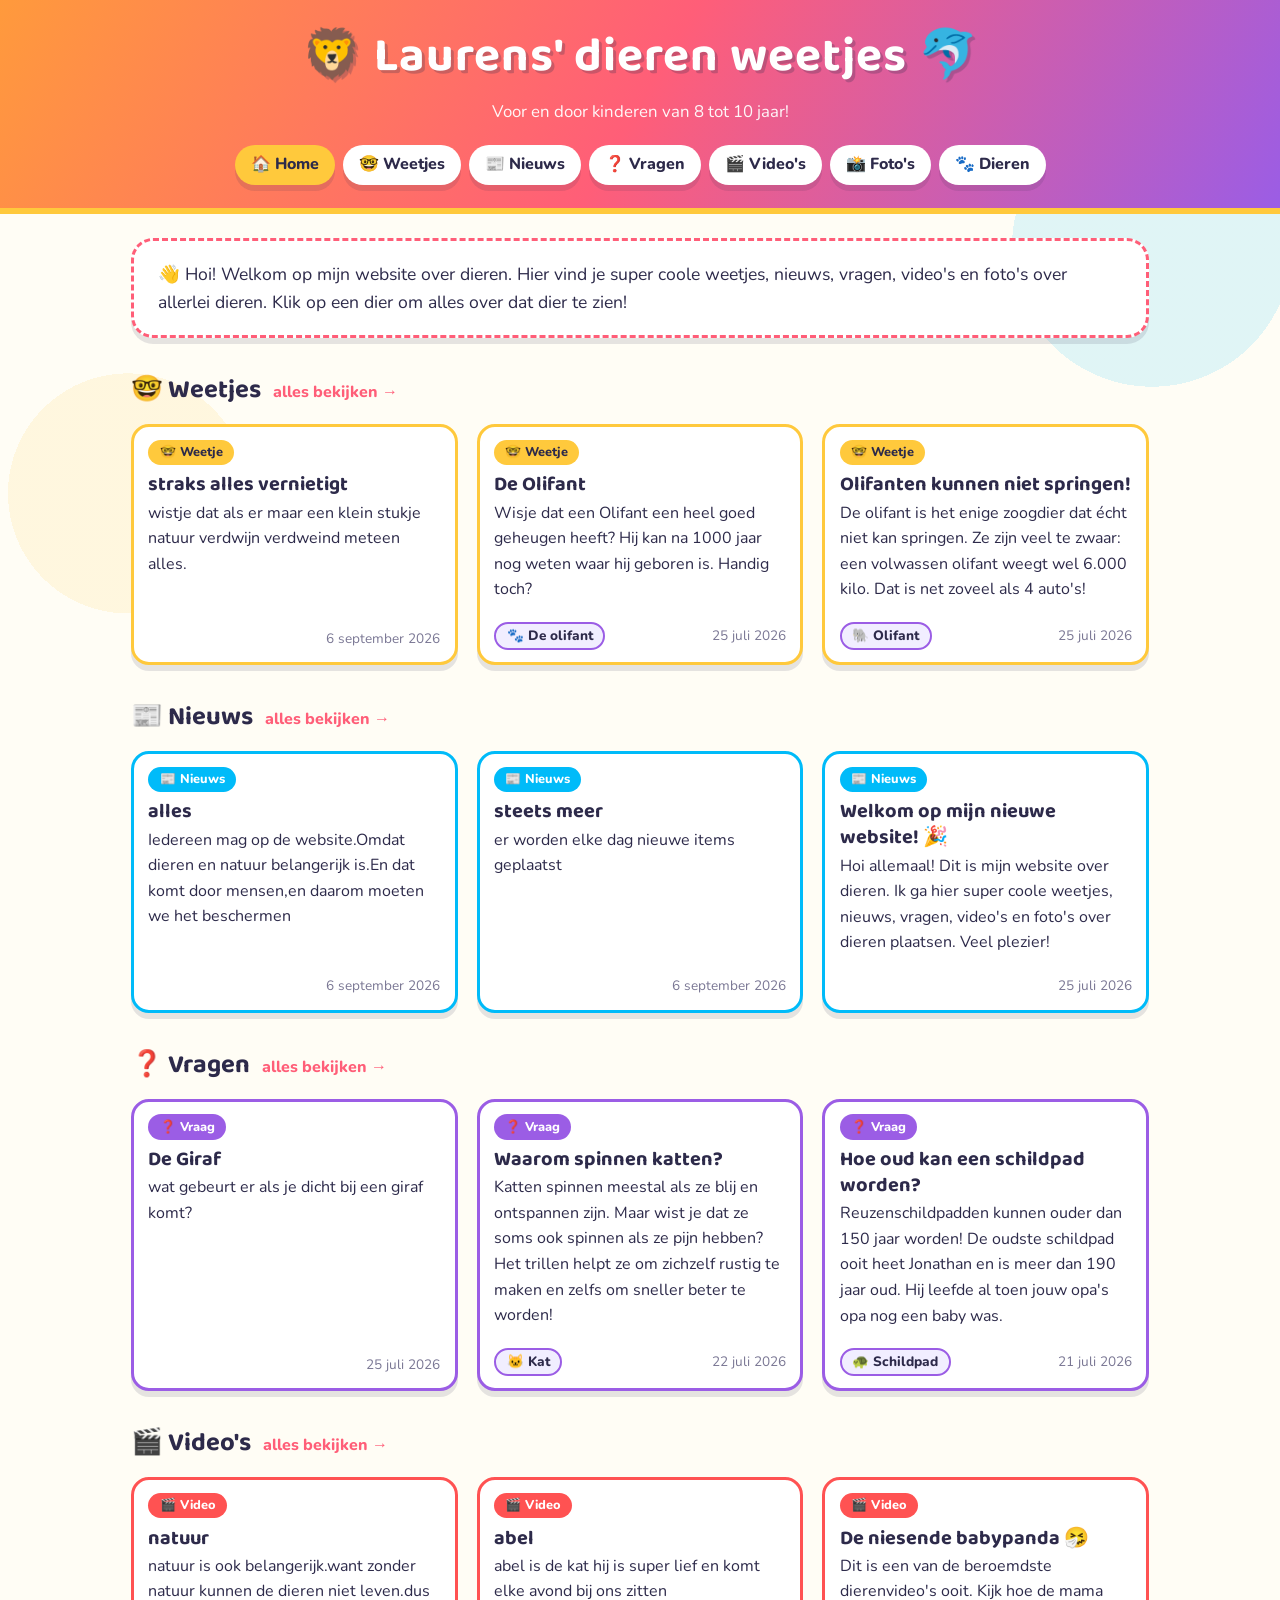
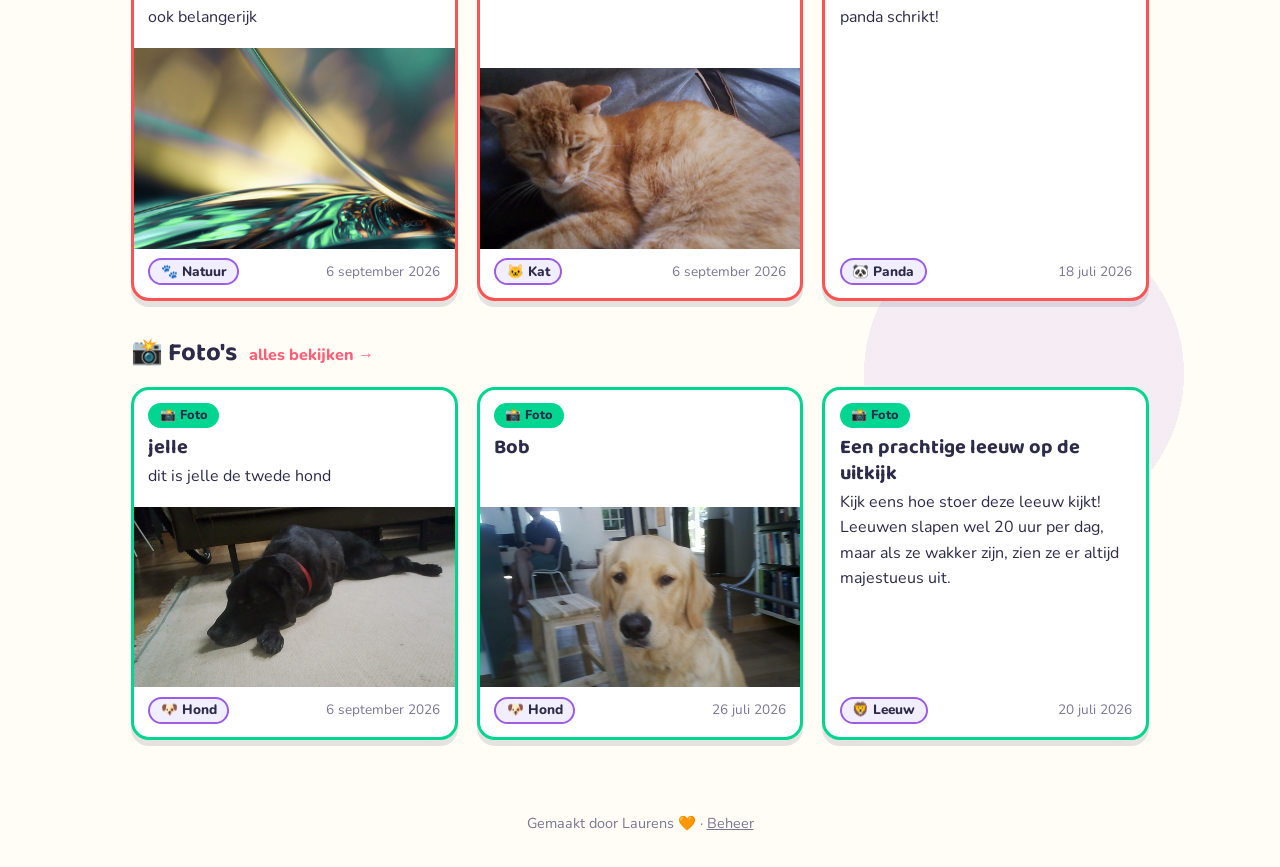
<file: index.html>
<!DOCTYPE html>
<html lang="nl">
<head>
  <meta charset="UTF-8">
  <meta name="viewport" content="width=device-width, initial-scale=1.0">
  <title>Laurens' dieren weetjes</title>
  <link rel="icon" href="data:image/svg+xml,<svg xmlns='http://www.w3.org/2000/svg' viewBox='0 0 100 100'><text y='0.9em' font-size='90'>🦁</text></svg>">
  <link rel="preconnect" href="https://fonts.googleapis.com">
  <link href="https://fonts.googleapis.com/css2?family=Baloo+2:wght@600;800&family=Nunito:wght@400;700;800&display=swap" rel="stylesheet">
  <link rel="stylesheet" href="css/style.css">
</head>
<body>
  <header class="site-kop">
    <h1 class="logo"><a href="index.html">🦁 Laurens' dieren weetjes 🐬</a></h1>
    <p class="slogan">Voor en door kinderen van 8 tot 10 jaar!</p>
    <nav class="hoofdnav">
      <a href="index.html">🏠 Home</a>
      <a href="categorie.html?type=weetje">🤓 Weetjes</a>
      <a href="categorie.html?type=nieuws">📰 Nieuws</a>
      <a href="categorie.html?type=vraag">❓ Vragen</a>
      <a href="categorie.html?type=video">🎬 Video's</a>
      <a href="categorie.html?type=foto">📸 Foto's</a>
      <a href="dieren.html">🐾 Dieren</a>
    </nav>
  </header>

  <main>
    <div class="hero">
      👋 Hoi! Welkom op mijn website over dieren. Hier vind je super coole
      weetjes, nieuws, vragen, video's en foto's over allerlei dieren.
      Klik op een dier om alles over dat dier te zien!
    </div>
    <div id="inhoud"></div>
  </main>

  <footer class="site-voet">
    Gemaakt door Laurens 🧡 · <a href="admin.html">Beheer</a>
  </footer>

  <script src="js/app.js"></script>
  <script>
    (async () => {
      const el = document.getElementById("inhoud");
      let items;
      try {
        items = await laadItems();
      } catch (e) {
        el.innerHTML = `<div class="leeg">Oeps, de weetjes konden niet geladen worden. Probeer het later nog eens!</div>`;
        return;
      }

      let html = "";
      for (const [type, info] of Object.entries(TYPES)) {
        const vanType = items.filter(i => i.type === type);
        if (!vanType.length) continue;
        html += `<div class="sectie-kop">
            <h2>${info.emoji} ${info.naam}</h2>
            <a class="meer" href="categorie.html?type=${type}">alles bekijken →</a>
          </div>
          <div class="kaarten">${vanType.slice(0, 3).map(kaartHtml).join("")}</div>`;
      }
      el.innerHTML = html || `<div class="leeg">🐾 Nog geen items. De beheerder kan ze toevoegen via de beheerpagina!</div>`;
    })();
  </script>
</body>
</html>
</file>
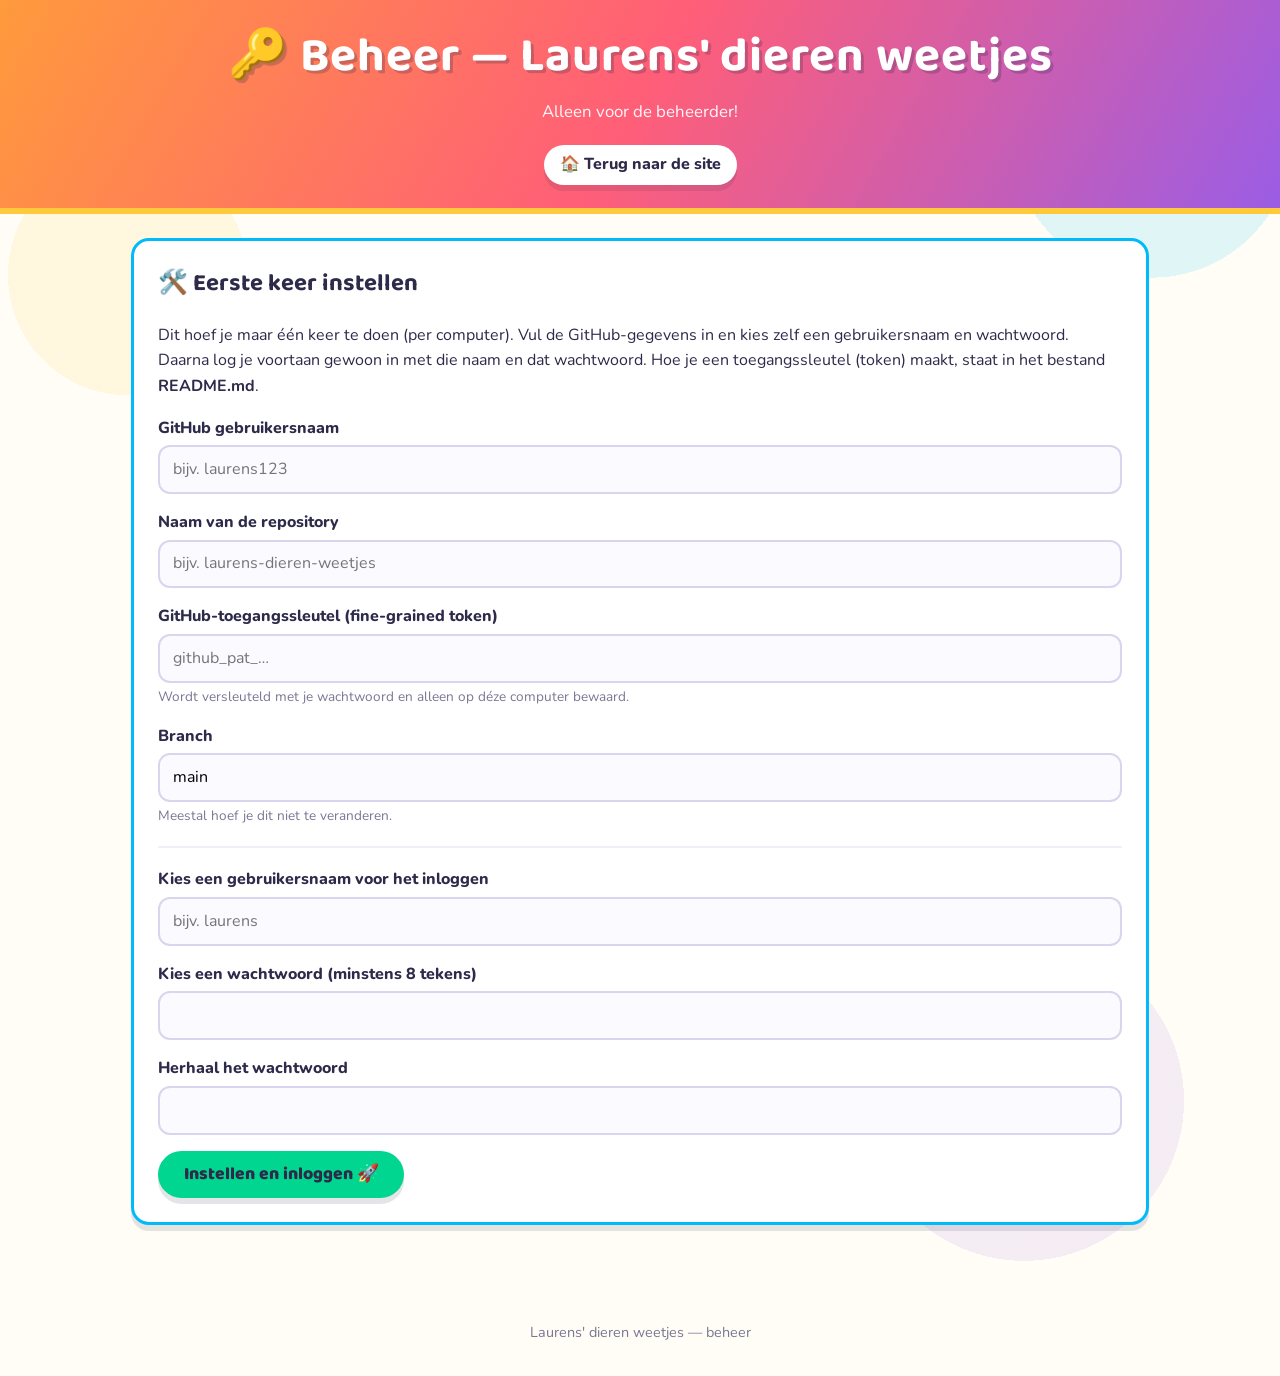
<file: admin.html>
<!DOCTYPE html>
<html lang="nl">
<head>
  <meta charset="UTF-8">
  <meta name="viewport" content="width=device-width, initial-scale=1.0">
  <title>Beheer — Laurens' dieren weetjes</title>
  <link rel="icon" href="data:image/svg+xml,<svg xmlns='http://www.w3.org/2000/svg' viewBox='0 0 100 100'><text y='0.9em' font-size='90'>🔑</text></svg>">
  <link rel="preconnect" href="https://fonts.googleapis.com">
  <link href="https://fonts.googleapis.com/css2?family=Baloo+2:wght@600;800&family=Nunito:wght@400;700;800&display=swap" rel="stylesheet">
  <link rel="stylesheet" href="css/style.css">
</head>
<body>
  <header class="site-kop">
    <h1 class="logo"><a href="index.html">🔑 Beheer — Laurens' dieren weetjes</a></h1>
    <p class="slogan">Alleen voor de beheerder!</p>
    <nav class="hoofdnav">
      <a href="index.html">🏠 Terug naar de site</a>
    </nav>
  </header>

  <main>
    <div id="melding" class="melding"></div>

    <!-- ===== Inloggen (terugkerende beheerder) ===== -->
    <section id="login-paneel" class="beheer-paneel verborgen">
      <h2>🔐 Inloggen</h2>
      <div class="veld">
        <label for="in-naam">Gebruikersnaam</label>
        <input type="text" id="in-naam" autocomplete="username">
      </div>
      <div class="veld">
        <label for="in-ww">Wachtwoord</label>
        <input type="password" id="in-ww" autocomplete="current-password">
      </div>
      <button class="knop" id="knop-login">Inloggen</button>
      <p class="hint" style="margin-top:1rem">
        Wachtwoord vergeten, of log je in op een nieuwe computer?
        <a href="#" id="link-reset">Stel de beheerpagina opnieuw in</a>
        (daar heb je de GitHub-toegangssleutel weer voor nodig).
      </p>
    </section>

    <!-- ===== Eerste keer instellen ===== -->
    <section id="setup-paneel" class="beheer-paneel verborgen">
      <h2>🛠️ Eerste keer instellen</h2>
      <p>Dit hoef je maar één keer te doen (per computer). Vul de GitHub-gegevens
        in en kies zelf een gebruikersnaam en wachtwoord. Daarna log je voortaan
        gewoon in met die naam en dat wachtwoord. Hoe je een toegangssleutel
        (token) maakt, staat in het bestand <strong>README.md</strong>.</p>
      <div class="veld">
        <label for="su-owner">GitHub gebruikersnaam</label>
        <input type="text" id="su-owner" placeholder="bijv. laurens123">
      </div>
      <div class="veld">
        <label for="su-repo">Naam van de repository</label>
        <input type="text" id="su-repo" placeholder="bijv. laurens-dieren-weetjes">
      </div>
      <div class="veld">
        <label for="su-token">GitHub-toegangssleutel (fine-grained token)</label>
        <input type="password" id="su-token" placeholder="github_pat_…">
        <div class="hint">Wordt versleuteld met je wachtwoord en alleen op déze computer bewaard.</div>
      </div>
      <div class="veld">
        <label for="su-branch">Branch</label>
        <input type="text" id="su-branch" value="main">
        <div class="hint">Meestal hoef je dit niet te veranderen.</div>
      </div>
      <hr style="border:none;border-top:2px solid #f0eefa;margin:1.2rem 0">
      <div class="veld">
        <label for="su-naam">Kies een gebruikersnaam voor het inloggen</label>
        <input type="text" id="su-naam" placeholder="bijv. laurens" autocomplete="username">
      </div>
      <div class="veld">
        <label for="su-ww1">Kies een wachtwoord (minstens 8 tekens)</label>
        <input type="password" id="su-ww1" autocomplete="new-password">
      </div>
      <div class="veld">
        <label for="su-ww2">Herhaal het wachtwoord</label>
        <input type="password" id="su-ww2" autocomplete="new-password">
      </div>
      <button class="knop" id="knop-setup">Instellen en inloggen 🚀</button>
    </section>

    <!-- ===== Dashboard ===== -->
    <div id="dashboard" class="verborgen">

      <section class="beheer-paneel">
        <h2>✨ Nieuw item toevoegen</h2>
        <div class="veld">
          <label for="nw-type">Soort item</label>
          <select id="nw-type">
            <option value="weetje">🤓 Weetje</option>
            <option value="nieuws">📰 Nieuws</option>
            <option value="vraag">❓ Vraag</option>
            <option value="video">🎬 Video</option>
            <option value="foto">📸 Foto</option>
          </select>
        </div>
        <div class="veld">
          <label for="nw-titel">Titel</label>
          <input type="text" id="nw-titel" placeholder="bijv. Olifanten kunnen niet springen!">
        </div>
        <div class="veld">
          <label for="nw-tekst">Tekst</label>
          <textarea id="nw-tekst" placeholder="Vertel er iets over… (bij een vraag: hier komt het antwoord)"></textarea>
        </div>
        <div class="veld">
          <label for="nw-dieren">Over welke dieren gaat het?</label>
          <input type="text" id="nw-dieren" placeholder="bijv. olifant, leeuw (met komma's ertussen)">
          <div class="hint">Elk dier krijgt automatisch een eigen pagina op de site.</div>
        </div>
        <div class="veld" id="veld-video">
          <label for="nw-video">YouTube-link (voor video's)</label>
          <input type="url" id="nw-video" placeholder="https://www.youtube.com/watch?v=…">
        </div>
        <div class="veld">
          <label for="nw-foto-bestand">Foto uploaden</label>
          <input type="file" id="nw-foto-bestand" accept="image/*">
          <div class="hint">Óf plak hieronder een link naar een foto op internet.</div>
        </div>
        <div class="veld">
          <label for="nw-foto-url">Foto-link (internet)</label>
          <input type="url" id="nw-foto-url" placeholder="https://…jpg">
        </div>
        <button class="knop" id="knop-opslaan">Opslaan op de site 🚀</button>
        <div class="hint" style="margin-top:.5rem">
          Na het opslaan kan het 1 tot 10 minuten duren voordat het item op de site staat.
        </div>
      </section>

      <section class="beheer-paneel">
        <h2>🗂️ Alle items</h2>
        <div id="item-lijst">Laden…</div>
      </section>

      <section class="beheer-paneel">
        <h2>🚪 Uitloggen</h2>
        <p>Tot je weer inlogt met je gebruikersnaam en wachtwoord.</p>
        <button class="knop rood" id="knop-uitloggen">Uitloggen</button>
      </section>
    </div>
  </main>

  <footer class="site-voet">Laurens' dieren weetjes — beheer</footer>

  <script src="js/app.js?v=4"></script>
  <script src="js/admin.js?v=4"></script>
</body>
</html>
</file>
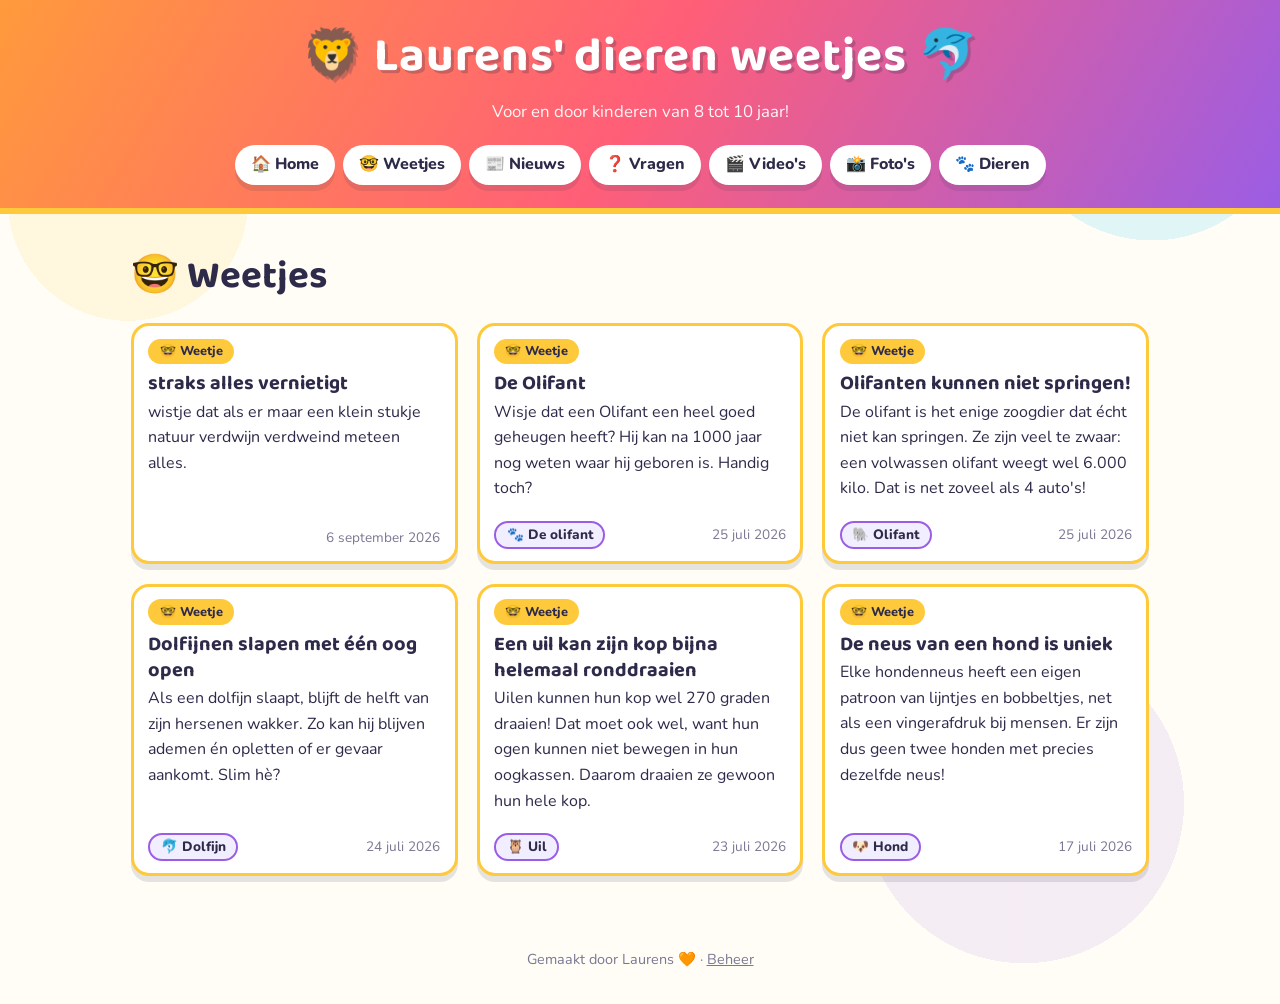
<file: categorie.html>
<!DOCTYPE html>
<html lang="nl">
<head>
  <meta charset="UTF-8">
  <meta name="viewport" content="width=device-width, initial-scale=1.0">
  <title>Laurens' dieren weetjes</title>
  <link rel="icon" href="data:image/svg+xml,<svg xmlns='http://www.w3.org/2000/svg' viewBox='0 0 100 100'><text y='0.9em' font-size='90'>🦁</text></svg>">
  <link rel="preconnect" href="https://fonts.googleapis.com">
  <link href="https://fonts.googleapis.com/css2?family=Baloo+2:wght@600;800&family=Nunito:wght@400;700;800&display=swap" rel="stylesheet">
  <link rel="stylesheet" href="css/style.css">
</head>
<body>
  <header class="site-kop">
    <h1 class="logo"><a href="index.html">🦁 Laurens' dieren weetjes 🐬</a></h1>
    <p class="slogan">Voor en door kinderen van 8 tot 10 jaar!</p>
    <nav class="hoofdnav">
      <a href="index.html">🏠 Home</a>
      <a href="categorie.html?type=weetje">🤓 Weetjes</a>
      <a href="categorie.html?type=nieuws">📰 Nieuws</a>
      <a href="categorie.html?type=vraag">❓ Vragen</a>
      <a href="categorie.html?type=video">🎬 Video's</a>
      <a href="categorie.html?type=foto">📸 Foto's</a>
      <a href="dieren.html">🐾 Dieren</a>
    </nav>
  </header>

  <main>
    <h1 class="pagina-titel" id="titel"></h1>
    <div id="inhoud"></div>
  </main>

  <footer class="site-voet">
    Gemaakt door Laurens 🧡 · <a href="admin.html">Beheer</a>
  </footer>

  <script src="js/app.js"></script>
  <script>
    (async () => {
      const type = new URLSearchParams(location.search).get("type") || "weetje";
      const info = TYPES[type] || TYPES.weetje;
      document.title = `${info.naam} — Laurens' dieren weetjes`;
      document.getElementById("titel").textContent = `${info.emoji} ${info.naam}`;

      const el = document.getElementById("inhoud");
      try {
        const items = (await laadItems()).filter(i => i.type === type);
        toonKaarten(el, items, `Er zijn nog geen ${info.naam.toLowerCase()}. Kom snel terug!`);
      } catch (e) {
        el.innerHTML = `<div class="leeg">Oeps, er ging iets mis met laden. Probeer het later nog eens!</div>`;
      }
    })();
  </script>
</body>
</html>
</file>
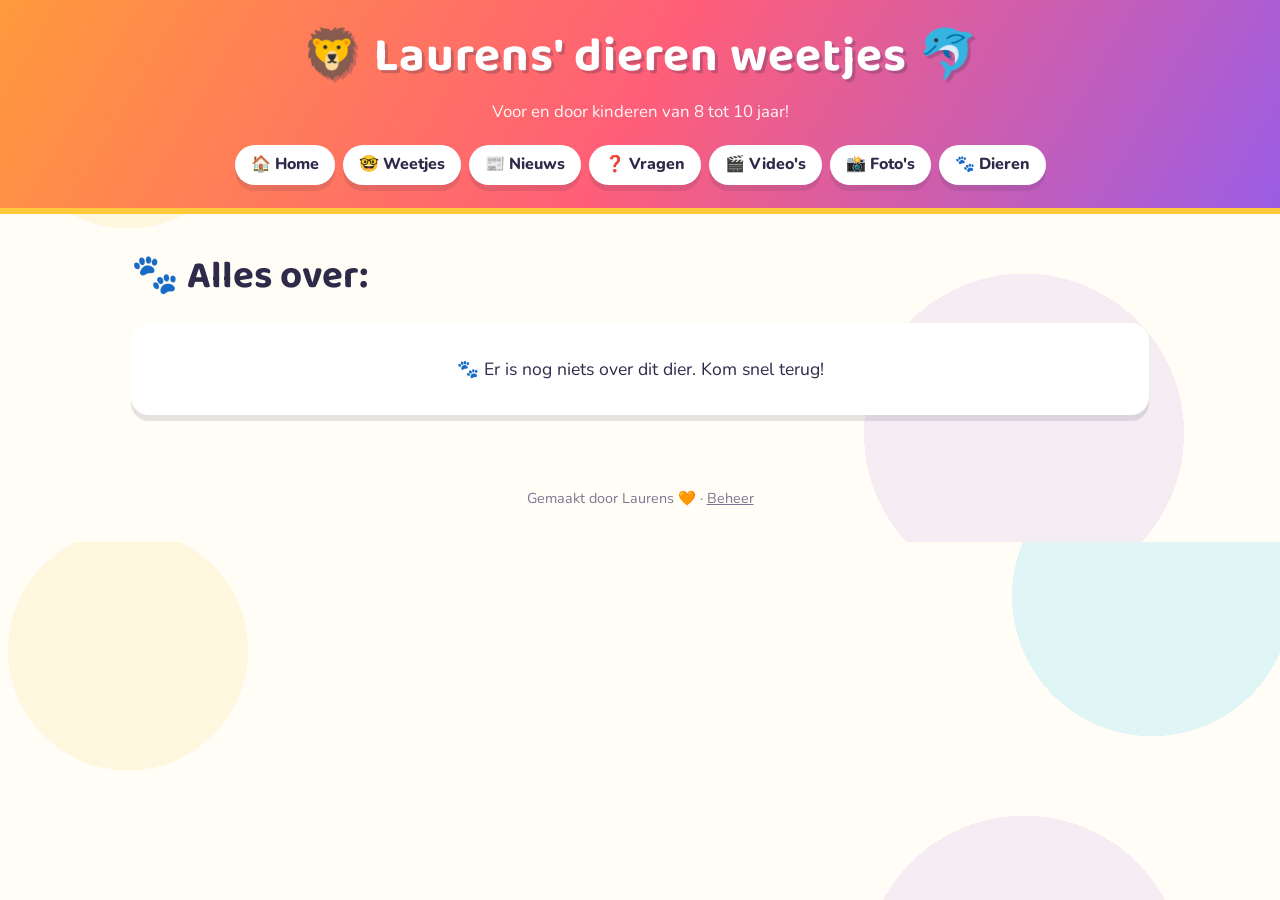
<file: dier.html>
<!DOCTYPE html>
<html lang="nl">
<head>
  <meta charset="UTF-8">
  <meta name="viewport" content="width=device-width, initial-scale=1.0">
  <title>Laurens' dieren weetjes</title>
  <link rel="icon" href="data:image/svg+xml,<svg xmlns='http://www.w3.org/2000/svg' viewBox='0 0 100 100'><text y='0.9em' font-size='90'>🦁</text></svg>">
  <link rel="preconnect" href="https://fonts.googleapis.com">
  <link href="https://fonts.googleapis.com/css2?family=Baloo+2:wght@600;800&family=Nunito:wght@400;700;800&display=swap" rel="stylesheet">
  <link rel="stylesheet" href="css/style.css">
</head>
<body>
  <header class="site-kop">
    <h1 class="logo"><a href="index.html">🦁 Laurens' dieren weetjes 🐬</a></h1>
    <p class="slogan">Voor en door kinderen van 8 tot 10 jaar!</p>
    <nav class="hoofdnav">
      <a href="index.html">🏠 Home</a>
      <a href="categorie.html?type=weetje">🤓 Weetjes</a>
      <a href="categorie.html?type=nieuws">📰 Nieuws</a>
      <a href="categorie.html?type=vraag">❓ Vragen</a>
      <a href="categorie.html?type=video">🎬 Video's</a>
      <a href="categorie.html?type=foto">📸 Foto's</a>
      <a href="dieren.html">🐾 Dieren</a>
    </nav>
  </header>

  <main>
    <h1 class="pagina-titel" id="titel"></h1>
    <div id="inhoud"></div>
  </main>

  <footer class="site-voet">
    Gemaakt door Laurens 🧡 · <a href="admin.html">Beheer</a>
  </footer>

  <script src="js/app.js"></script>
  <script>
    (async () => {
      const dier = (new URLSearchParams(location.search).get("dier") || "").toLowerCase().trim();
      document.title = `${hoofdletter(dier)} — Laurens' dieren weetjes`;
      document.getElementById("titel").textContent = `${dierEmoji(dier)} Alles over: ${hoofdletter(dier)}`;

      const el = document.getElementById("inhoud");
      try {
        const items = (await laadItems()).filter(i =>
          (i.dieren || []).some(d => String(d).toLowerCase().trim() === dier)
        );
        toonKaarten(el, items, `Er is nog niets over dit dier. Kom snel terug!`);
      } catch (e) {
        el.innerHTML = `<div class="leeg">Oeps, er ging iets mis met laden. Probeer het later nog eens!</div>`;
      }
    })();
  </script>
</body>
</html>
</file>
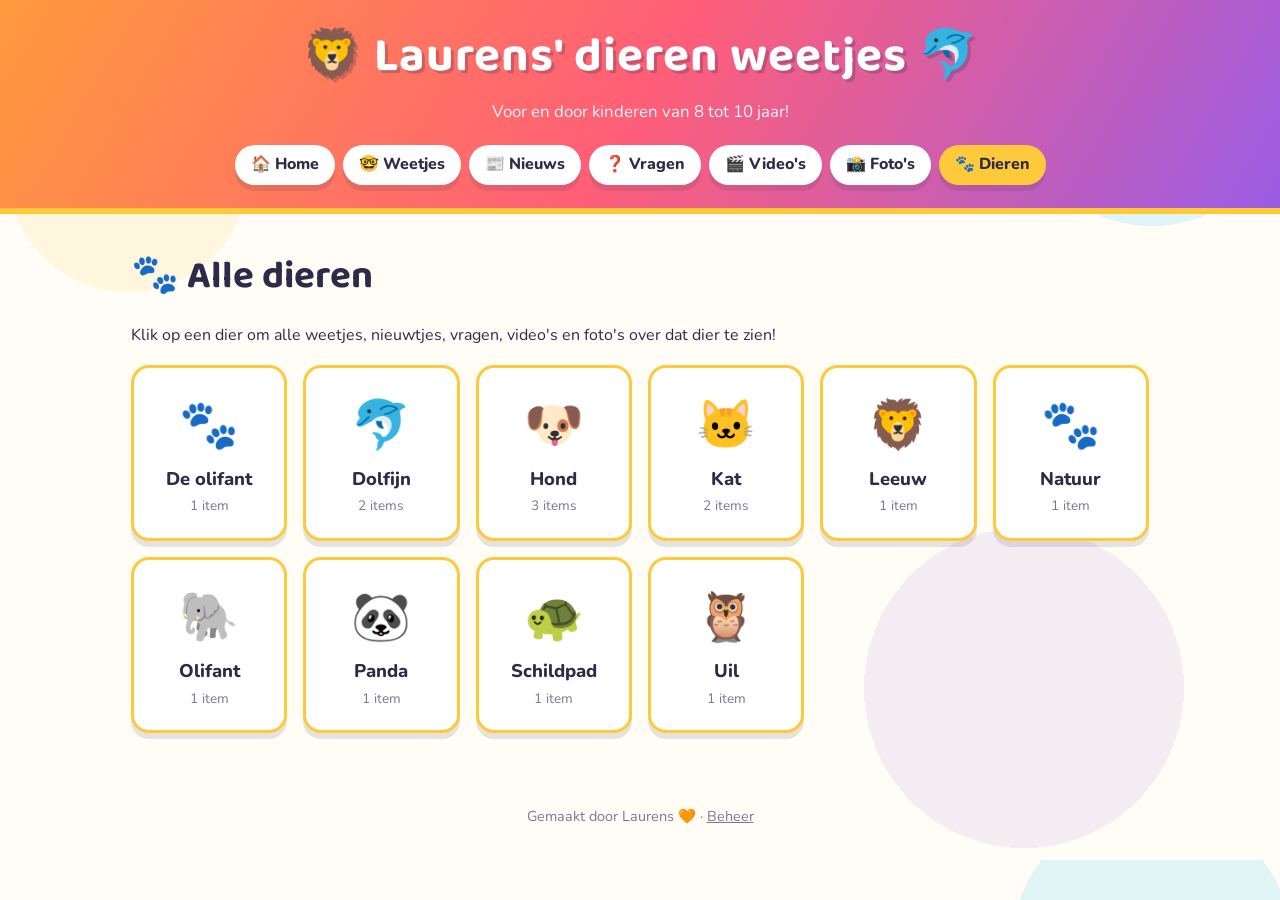
<file: dieren.html>
<!DOCTYPE html>
<html lang="nl">
<head>
  <meta charset="UTF-8">
  <meta name="viewport" content="width=device-width, initial-scale=1.0">
  <title>Alle dieren — Laurens' dieren weetjes</title>
  <link rel="icon" href="data:image/svg+xml,<svg xmlns='http://www.w3.org/2000/svg' viewBox='0 0 100 100'><text y='0.9em' font-size='90'>🦁</text></svg>">
  <link rel="preconnect" href="https://fonts.googleapis.com">
  <link href="https://fonts.googleapis.com/css2?family=Baloo+2:wght@600;800&family=Nunito:wght@400;700;800&display=swap" rel="stylesheet">
  <link rel="stylesheet" href="css/style.css">
</head>
<body>
  <header class="site-kop">
    <h1 class="logo"><a href="index.html">🦁 Laurens' dieren weetjes 🐬</a></h1>
    <p class="slogan">Voor en door kinderen van 8 tot 10 jaar!</p>
    <nav class="hoofdnav">
      <a href="index.html">🏠 Home</a>
      <a href="categorie.html?type=weetje">🤓 Weetjes</a>
      <a href="categorie.html?type=nieuws">📰 Nieuws</a>
      <a href="categorie.html?type=vraag">❓ Vragen</a>
      <a href="categorie.html?type=video">🎬 Video's</a>
      <a href="categorie.html?type=foto">📸 Foto's</a>
      <a href="dieren.html">🐾 Dieren</a>
    </nav>
  </header>

  <main>
    <h1 class="pagina-titel">🐾 Alle dieren</h1>
    <p>Klik op een dier om alle weetjes, nieuwtjes, vragen, video's en foto's over dat dier te zien!</p>
    <div id="inhoud" class="dieren-grid"></div>
  </main>

  <footer class="site-voet">
    Gemaakt door Laurens 🧡 · <a href="admin.html">Beheer</a>
  </footer>

  <script src="js/app.js"></script>
  <script>
    (async () => {
      const el = document.getElementById("inhoud");
      try {
        const dieren = verzamelDieren(await laadItems());
        if (!dieren.length) {
          el.outerHTML = `<div class="leeg">🐾 Nog geen dieren. Kom snel terug!</div>`;
          return;
        }
        el.innerHTML = dieren.map(([naam, aantal]) => `
          <a class="dier-tegel" href="dier.html?dier=${encodeURIComponent(naam)}">
            <span class="emoji">${dierEmoji(naam)}</span>
            <span class="naam">${esc(hoofdletter(naam))}</span><br>
            <span class="aantal">${aantal} item${aantal === 1 ? "" : "s"}</span>
          </a>`).join("");
      } catch (e) {
        el.outerHTML = `<div class="leeg">Oeps, er ging iets mis met laden. Probeer het later nog eens!</div>`;
      }
    })();
  </script>
</body>
</html>
</file>
<file: css/style.css>
/* ===== Laurens' dieren weetjes — stijl ===== */

:root {
  --geel: #ffc93c;
  --oranje: #ff9a3c;
  --roze: #ff5e78;
  --paars: #9b5de5;
  --blauw: #00bbf9;
  --groen: #00d68f;
  --rood: #ff5252;
  --inkt: #2d2a4a;
  --papier: #fffdf5;
  --kaart: #ffffff;
  --schaduw: 0 6px 0 rgba(45, 42, 74, 0.12);
}

* { box-sizing: border-box; }

body {
  margin: 0;
  font-family: "Nunito", "Segoe UI", sans-serif;
  background: var(--papier);
  background-image:
    radial-gradient(circle at 10% 20%, rgba(255, 201, 60, .12) 0 120px, transparent 120px),
    radial-gradient(circle at 90% 10%, rgba(0, 187, 249, .12) 0 140px, transparent 140px),
    radial-gradient(circle at 80% 80%, rgba(155, 93, 229, .10) 0 160px, transparent 160px);
  color: var(--inkt);
  line-height: 1.6;
}

h1, h2, h3, .logo { font-family: "Baloo 2", "Comic Sans MS", cursive; }

/* ===== Kop ===== */
header.site-kop {
  background: linear-gradient(120deg, var(--oranje), var(--roze) 50%, var(--paars));
  padding: 1.2rem 1rem 0.4rem;
  text-align: center;
  color: white;
  border-bottom: 6px solid var(--geel);
}

.logo {
  font-size: clamp(1.8rem, 5vw, 3rem);
  margin: 0;
  text-shadow: 3px 3px 0 rgba(45, 42, 74, 0.25);
  letter-spacing: 1px;
}

.logo a { color: white; text-decoration: none; }

.slogan {
  margin: 0.2rem 0 0.8rem;
  font-size: 1.05rem;
  opacity: 0.95;
}

/* ===== Navigatie ===== */
nav.hoofdnav {
  display: flex;
  flex-wrap: wrap;
  justify-content: center;
  gap: 0.5rem;
  padding: 0.4rem 0 1rem;
}

nav.hoofdnav a {
  background: white;
  color: var(--inkt);
  text-decoration: none;
  font-weight: 800;
  padding: 0.45rem 1rem;
  border-radius: 999px;
  box-shadow: var(--schaduw);
  transition: transform .15s ease;
  font-size: 1rem;
}

nav.hoofdnav a:hover { transform: translateY(-3px) rotate(-2deg); }
nav.hoofdnav a.actief { background: var(--geel); }

/* ===== Inhoud ===== */
main {
  max-width: 1050px;
  margin: 0 auto;
  padding: 1.5rem 1rem 3rem;
}

.pagina-titel {
  font-size: clamp(1.6rem, 4vw, 2.4rem);
  margin: 0.5rem 0 1rem;
}

.sectie-kop {
  display: flex;
  align-items: baseline;
  gap: .75rem;
  margin: 2rem 0 0.8rem;
}

.sectie-kop h2 { margin: 0; font-size: 1.6rem; }

.sectie-kop a.meer {
  font-weight: 800;
  color: var(--roze);
  text-decoration: none;
}
.sectie-kop a.meer:hover { text-decoration: underline; }

/* ===== Kaarten ===== */
.kaarten {
  display: grid;
  grid-template-columns: repeat(auto-fill, minmax(280px, 1fr));
  gap: 1.2rem;
}

.kaart {
  background: var(--kaart);
  border-radius: 18px;
  box-shadow: var(--schaduw);
  overflow: hidden;
  display: flex;
  flex-direction: column;
  border: 3px solid transparent;
  transition: transform .15s ease;
}

.kaart:hover { transform: translateY(-4px); }

.kaart.type-weetje { border-color: var(--geel); }
.kaart.type-nieuws { border-color: var(--blauw); }
.kaart.type-vraag  { border-color: var(--paars); }
.kaart.type-video  { border-color: var(--rood); }
.kaart.type-foto   { border-color: var(--groen); }

.kaart .badge {
  align-self: flex-start;
  margin: 0.8rem 0 0 0.9rem;
  font-weight: 800;
  font-size: .8rem;
  padding: 0.15rem 0.7rem;
  border-radius: 999px;
  color: var(--inkt);
}

.type-weetje .badge { background: var(--geel); }
.type-nieuws .badge { background: var(--blauw); color: white; }
.type-vraag  .badge { background: var(--paars); color: white; }
.type-video  .badge { background: var(--rood); color: white; }
.type-foto   .badge { background: var(--groen); }

.kaart h3 {
  margin: 0.4rem 0.9rem 0.2rem;
  font-size: 1.25rem;
  line-height: 1.3;
}

.kaart .tekst { margin: 0 0.9rem 0.6rem; flex: 1; }

.kaart img.item-foto {
  width: 100%;
  max-height: 260px;
  object-fit: cover;
  display: block;
  margin-top: .5rem;
}

.kaart .video-wrap {
  position: relative;
  padding-top: 56.25%;
  margin-top: .5rem;
}

.kaart .video-wrap iframe {
  position: absolute;
  inset: 0;
  width: 100%;
  height: 100%;
  border: 0;
}

.kaart .voet {
  display: flex;
  flex-wrap: wrap;
  align-items: center;
  gap: 0.4rem;
  padding: 0.6rem 0.9rem 0.8rem;
  font-size: 0.85rem;
}

.kaart .datum { color: #7a7794; margin-left: auto; }

a.dier-chip {
  background: #f1eeff;
  border: 2px solid var(--paars);
  color: var(--inkt);
  border-radius: 999px;
  padding: 0.05rem 0.65rem;
  text-decoration: none;
  font-weight: 800;
}
a.dier-chip:hover { background: var(--paars); color: white; }

/* ===== Dieren-overzicht ===== */
.dieren-grid {
  display: grid;
  grid-template-columns: repeat(auto-fill, minmax(150px, 1fr));
  gap: 1rem;
}

a.dier-tegel {
  background: white;
  border-radius: 18px;
  box-shadow: var(--schaduw);
  text-align: center;
  padding: 1.2rem 0.5rem;
  text-decoration: none;
  color: var(--inkt);
  border: 3px solid var(--geel);
  transition: transform .15s ease;
}

a.dier-tegel:hover { transform: translateY(-4px) rotate(2deg); }

.dier-tegel .emoji { font-size: 3rem; display: block; }
.dier-tegel .naam { font-weight: 800; font-size: 1.15rem; }
.dier-tegel .aantal { font-size: .85rem; color: #7a7794; }

/* ===== Lege staat / hero ===== */
.leeg {
  background: white;
  border-radius: 18px;
  padding: 2rem;
  text-align: center;
  box-shadow: var(--schaduw);
  font-size: 1.1rem;
}

.hero {
  background: white;
  border-radius: 22px;
  box-shadow: var(--schaduw);
  border: 3px dashed var(--roze);
  padding: 1.2rem 1.5rem;
  margin-bottom: 1rem;
  font-size: 1.1rem;
}

/* ===== Voet ===== */
footer.site-voet {
  text-align: center;
  padding: 1.5rem 1rem 2rem;
  color: #7a7794;
  font-size: 0.9rem;
}

footer.site-voet a { color: #7a7794; }

/* ===== Beheer (admin) ===== */
.beheer-paneel {
  background: white;
  border-radius: 18px;
  box-shadow: var(--schaduw);
  padding: 1.5rem;
  margin-bottom: 1.5rem;
  border: 3px solid var(--blauw);
}

.beheer-paneel h2 { margin-top: 0; }

.veld { margin-bottom: 1rem; }

.veld label { display: block; font-weight: 800; margin-bottom: 0.25rem; }

.veld input[type="text"],
.veld input[type="password"],
.veld input[type="url"],
.veld select,
.veld textarea {
  width: 100%;
  padding: 0.6rem 0.8rem;
  border: 2px solid #d8d5ee;
  border-radius: 12px;
  font: inherit;
  background: #fbfaff;
}

.veld textarea { min-height: 110px; resize: vertical; }

.veld .hint { font-size: 0.85rem; color: #7a7794; margin-top: 0.2rem; }

button.knop {
  font: inherit;
  font-weight: 800;
  font-family: "Baloo 2", cursive;
  font-size: 1.1rem;
  background: var(--groen);
  color: var(--inkt);
  border: 0;
  border-radius: 999px;
  padding: 0.6rem 1.6rem;
  cursor: pointer;
  box-shadow: var(--schaduw);
  transition: transform .15s ease;
}

button.knop:hover { transform: translateY(-2px); }
button.knop:disabled { opacity: 0.5; cursor: wait; transform: none; }
button.knop.rood { background: var(--rood); color: white; }
button.knop.klein { font-size: 0.9rem; padding: 0.3rem 0.9rem; box-shadow: none; }

.melding {
  border-radius: 12px;
  padding: 0.8rem 1rem;
  margin: 1rem 0;
  font-weight: 700;
  display: none;
}
.melding.ok { display: block; background: #dcfff1; border: 2px solid var(--groen); }
.melding.fout { display: block; background: #ffe3e3; border: 2px solid var(--rood); }

table.item-lijst { width: 100%; border-collapse: collapse; }
table.item-lijst td, table.item-lijst th {
  padding: 0.5rem 0.6rem;
  border-bottom: 2px solid #f0eefa;
  text-align: left;
  font-size: 0.95rem;
}

.verborgen { display: none !important; }
</file>
